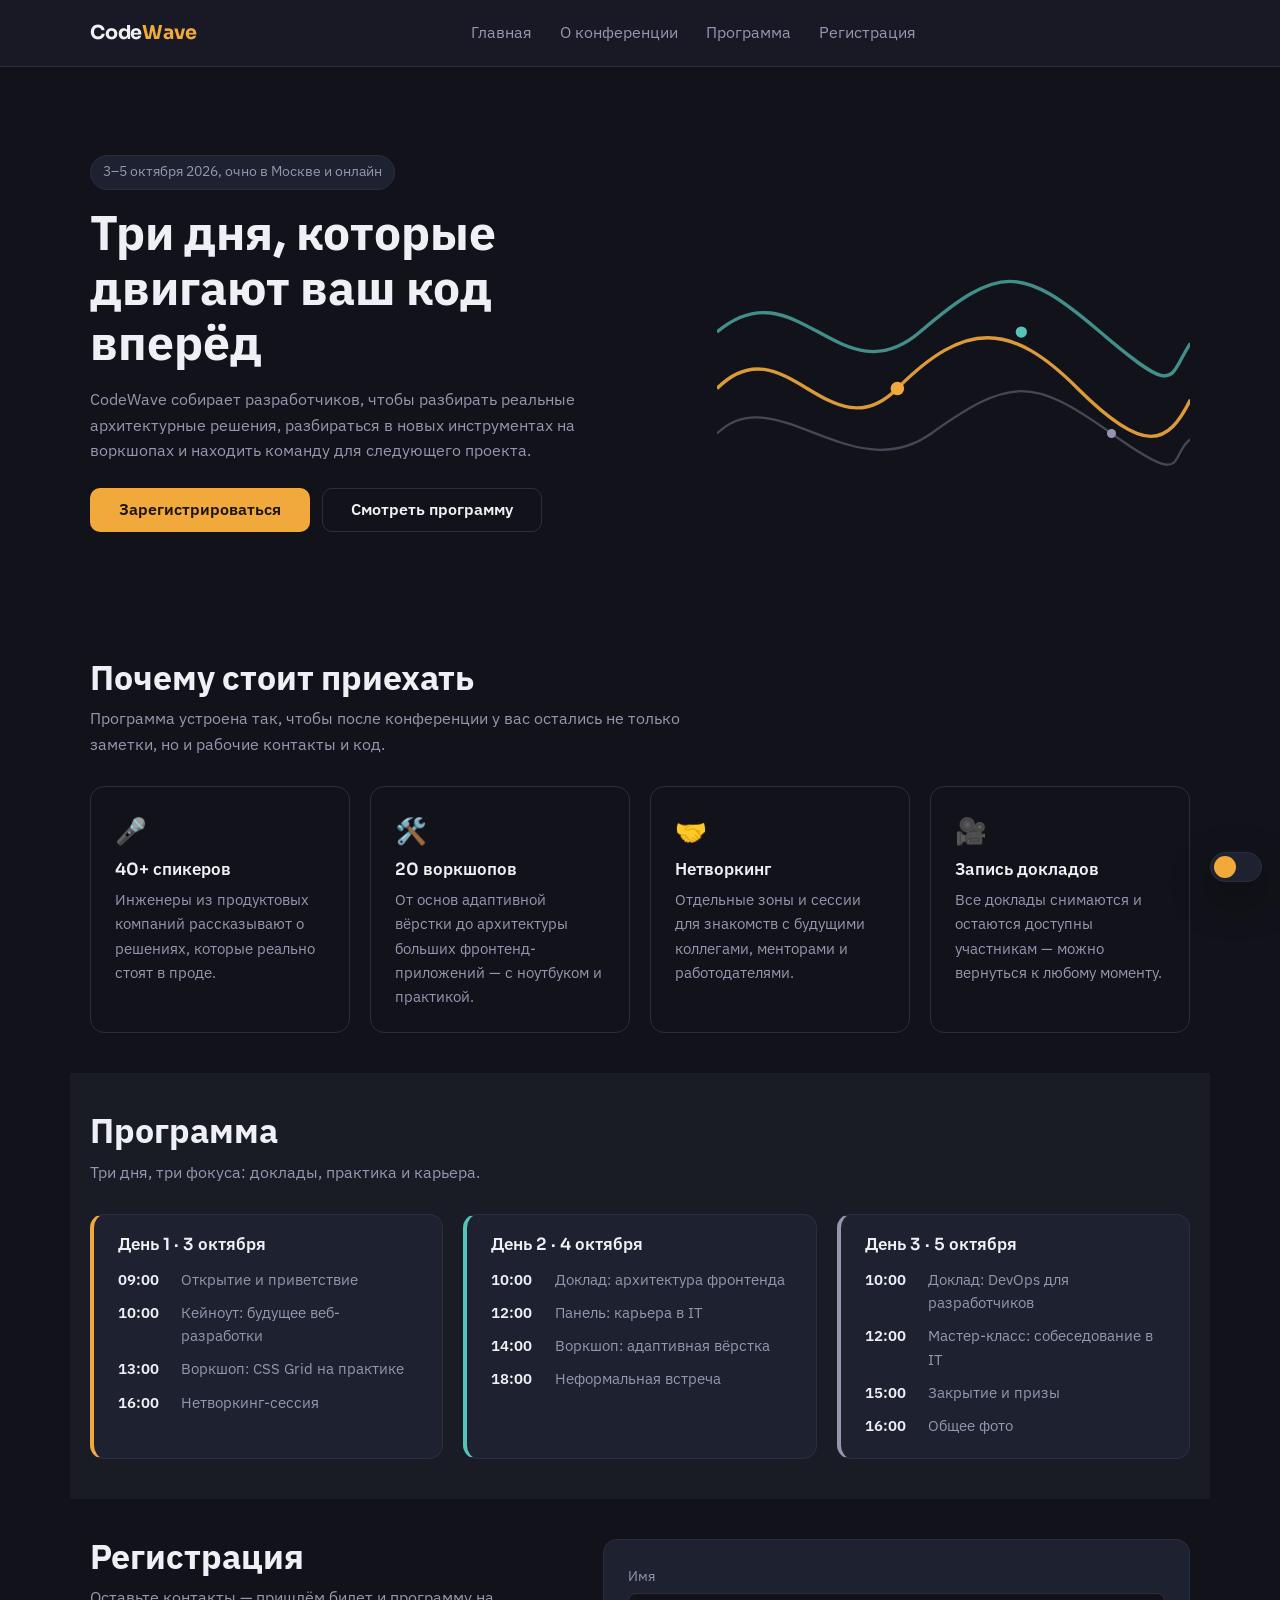
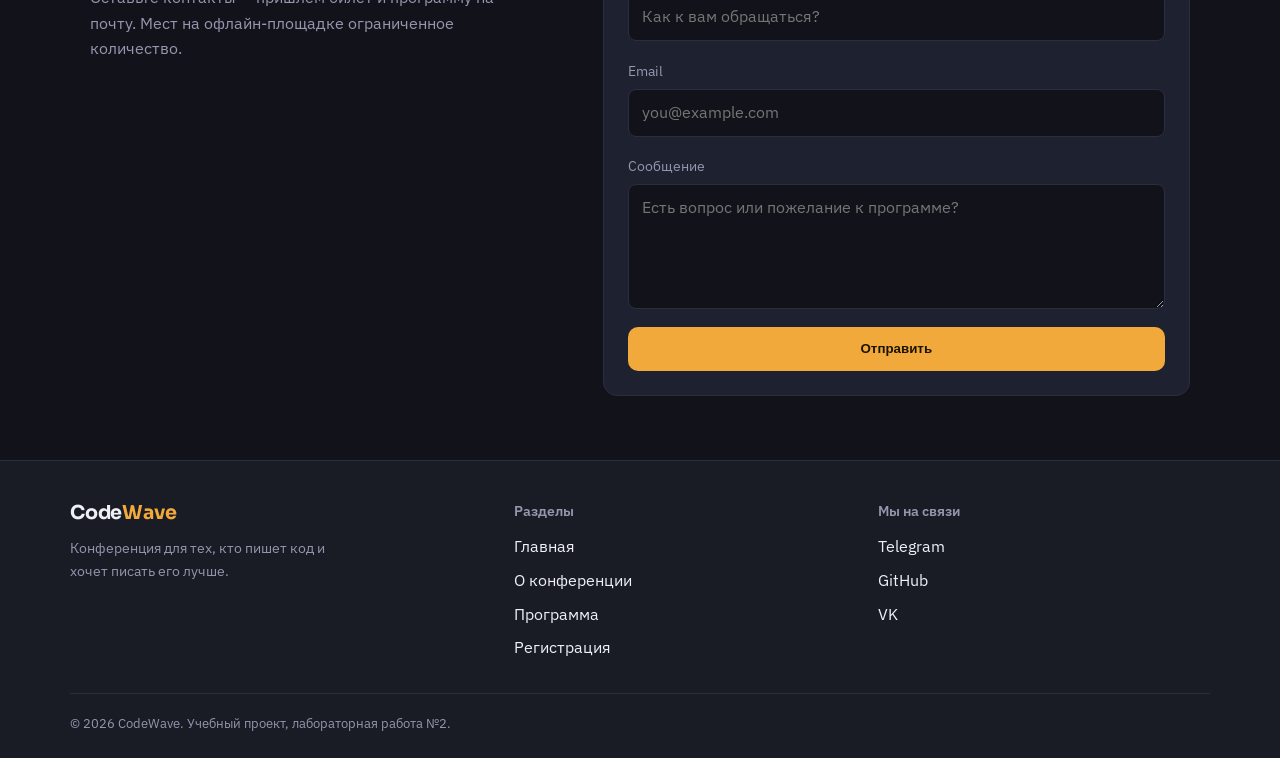
<file: task2/index.html>
<!DOCTYPE html>
<html lang="ru">
<head>
<meta charset="UTF-8">
<meta name="viewport" content="width=device-width, initial-scale=1.0">
<meta name="description" content="CodeWave 2026 — конференция для разработчиков: доклады, воркшопы и нетворкинг.">
<meta name="theme-color" content="#12131a">
<link rel="icon" href="data:image/svg+xml,%3Csvg xmlns='http://www.w3.org/2000/svg' viewBox='0 0 100 100'%3E%3Ctext y='.9em' font-size='90'%3E%E2%9A%A1%3C/text%3E%3C/svg%3E">
<link rel="preconnect" href="https://fonts.googleapis.com">
<link rel="preconnect" href="https://fonts.gstatic.com" crossorigin>
<link href="https://fonts.googleapis.com/css2?family=Sora:wght@600;700&family=IBM+Plex+Sans:wght@400;500;600&display=swap" rel="stylesheet">
<link rel="stylesheet" href="style.css">
<title>CodeWave 2026 — конференция для разработчиков</title>
</head>
<body>

<a href="#main" class="skip-link">Перейти к содержимому</a>

<!-- Скрытый чекбокс переключения темы: управляет CSS-переменными всей страницы -->
<input type="checkbox" id="theme-toggle" class="visually-hidden-checkbox">
<label for="theme-toggle" class="theme-switch" aria-label="Переключить светлую и тёмную тему">
  <span class="switch-track">
    <span class="switch-knob"></span>
  </span>
</label>

<div class="page">

  <header class="site-header">
    <!-- Скрытый чекбокс гамбургер-меню: только внешний вид, клик по label -->
    <input type="checkbox" id="nav-toggle" class="visually-hidden-checkbox">
    <div class="header-inner">
      <a href="#hero" class="logo"><span class="logo-code">Code</span><span class="logo-wave">Wave</span></a>

      <nav class="main-nav" aria-label="Основная навигация">
        <ul>
          <li><a href="#hero">Главная</a></li>
          <li><a href="#features">О конференции</a></li>
          <li><a href="#schedule">Программа</a></li>
          <li><a href="#contact">Регистрация</a></li>
        </ul>
      </nav>

      <div class="header-actions">
        <label for="nav-toggle" class="hamburger" aria-label="Открыть меню">
          <span></span><span></span><span></span>
        </label>
      </div>
    </div>
  </header>

  <main id="main">

    <section class="hero" id="hero">
      <div class="hero-content">
        <p class="hero-date">3–5 октября 2026, очно в Москве и онлайн</p>
        <h1>Три дня, которые двигают ваш код вперёд</h1>
        <p class="hero-text">CodeWave собирает разработчиков, чтобы разбирать реальные архитектурные решения,
          разбираться в новых инструментах на воркшопах и находить команду для следующего проекта.</p>
        <div class="hero-actions">
          <a href="#contact" class="btn btn-primary">Зарегистрироваться</a>
          <a href="#schedule" class="btn btn-secondary">Смотреть программу</a>
        </div>
      </div>

      <div class="hero-visual" aria-hidden="true">
        <svg viewBox="0 0 420 320" xmlns="http://www.w3.org/2000/svg">
          <path class="wave wave-1" d="M0 200 C 60 140, 100 260, 160 200 S 260 140, 320 200 S 400 250, 420 210"
                fill="none" stroke-width="3"/>
          <path class="wave wave-2" d="M0 150 C 70 90, 110 210, 180 150 S 270 90, 340 150 S 400 190, 420 160"
                fill="none" stroke-width="3"/>
          <path class="wave wave-3" d="M0 240 C 50 190, 120 290, 190 240 S 280 190, 350 240 S 400 260, 420 245"
                fill="none" stroke-width="2"/>
          <circle class="node node-1" cx="160" cy="200" r="6"/>
          <circle class="node node-2" cx="270" cy="150" r="5"/>
          <circle class="node node-3" cx="350" cy="240" r="4"/>
        </svg>
      </div>
    </section>

    <section class="features" id="features">
      <h2>Почему стоит приехать</h2>
      <p class="section-lead">Программа устроена так, чтобы после конференции у вас остались не только заметки, но и рабочие контакты и код.</p>

      <div class="features-grid">
        <article class="feature-card">
          <span class="feature-icon" aria-hidden="true">🎤</span>
          <h3>40+ спикеров</h3>
          <p>Инженеры из продуктовых компаний рассказывают о решениях, которые реально стоят в проде.</p>
        </article>

        <article class="feature-card">
          <span class="feature-icon" aria-hidden="true">🛠️</span>
          <h3>20 воркшопов</h3>
          <p>От основ адаптивной вёрстки до архитектуры больших фронтенд-приложений — с ноутбуком и практикой.</p>
        </article>

        <article class="feature-card">
          <span class="feature-icon" aria-hidden="true">🤝</span>
          <h3>Нетворкинг</h3>
          <p>Отдельные зоны и сессии для знакомств с будущими коллегами, менторами и работодателями.</p>
        </article>

        <article class="feature-card">
          <span class="feature-icon" aria-hidden="true">🎥</span>
          <h3>Запись докладов</h3>
          <p>Все доклады снимаются и остаются доступны участникам — можно вернуться к любому моменту.</p>
        </article>
      </div>
    </section>

    <section class="schedule" id="schedule">
      <h2>Программа</h2>
      <p class="section-lead">Три дня, три фокуса: доклады, практика и карьера.</p>

      <div class="schedule-grid">
        <article class="day-card day-1">
          <h3>День 1 · 3 октября</h3>
          <ul>
            <li><time>09:00</time><span>Открытие и приветствие</span></li>
            <li><time>10:00</time><span>Кейноут: будущее веб-разработки</span></li>
            <li><time>13:00</time><span>Воркшоп: CSS Grid на практике</span></li>
            <li><time>16:00</time><span>Нетворкинг-сессия</span></li>
          </ul>
        </article>

        <article class="day-card day-2">
          <h3>День 2 · 4 октября</h3>
          <ul>
            <li><time>10:00</time><span>Доклад: архитектура фронтенда</span></li>
            <li><time>12:00</time><span>Панель: карьера в IT</span></li>
            <li><time>14:00</time><span>Воркшоп: адаптивная вёрстка</span></li>
            <li><time>18:00</time><span>Неформальная встреча</span></li>
          </ul>
        </article>

        <article class="day-card day-3">
          <h3>День 3 · 5 октября</h3>
          <ul>
            <li><time>10:00</time><span>Доклад: DevOps для разработчиков</span></li>
            <li><time>12:00</time><span>Мастер-класс: собеседование в IT</span></li>
            <li><time>15:00</time><span>Закрытие и призы</span></li>
            <li><time>16:00</time><span>Общее фото</span></li>
          </ul>
        </article>
      </div>
    </section>

    <section class="contact" id="contact">
      <div class="contact-inner">
        <div class="contact-intro">
          <h2>Регистрация</h2>
          <p>Оставьте контакты — пришлём билет и программу на почту. Мест на офлайн-площадке ограниченное количество.</p>
        </div>

        <form class="contact-form" action="#contact">
          <div class="form-row">
            <label for="name">Имя</label>
            <input type="text" id="name" name="name" placeholder="Как к вам обращаться?" required>
          </div>
          <div class="form-row">
            <label for="email">Email</label>
            <input type="email" id="email" name="email" placeholder="you@example.com" required>
          </div>
          <div class="form-row">
            <label for="message">Сообщение</label>
            <textarea id="message" name="message" rows="4" placeholder="Есть вопрос или пожелание к программе?"></textarea>
          </div>
          <button type="submit" class="btn btn-primary btn-full">Отправить</button>
        </form>
      </div>
    </section>

  </main>

  <footer class="site-footer">
    <div class="footer-grid">
      <div class="footer-brand">
        <a href="#hero" class="logo"><span class="logo-code">Code</span><span class="logo-wave">Wave</span></a>
        <p>Конференция для тех, кто пишет код и хочет писать его лучше.</p>
      </div>

      <nav class="footer-nav" aria-label="Навигация в подвале">
        <h4>Разделы</h4>
        <ul>
          <li><a href="#hero">Главная</a></li>
          <li><a href="#features">О конференции</a></li>
          <li><a href="#schedule">Программа</a></li>
          <li><a href="#contact">Регистрация</a></li>
        </ul>
      </nav>

      <div class="footer-social">
        <h4>Мы на связи</h4>
        <ul>
          <li><a href="#">Telegram</a></li>
          <li><a href="#">GitHub</a></li>
          <li><a href="#">VK</a></li>
        </ul>
      </div>
    </div>

    <p class="footer-copy">© 2026 CodeWave. Учебный проект, лабораторная работа №2.</p>
  </footer>

</div>
</body>
</html>
</file>
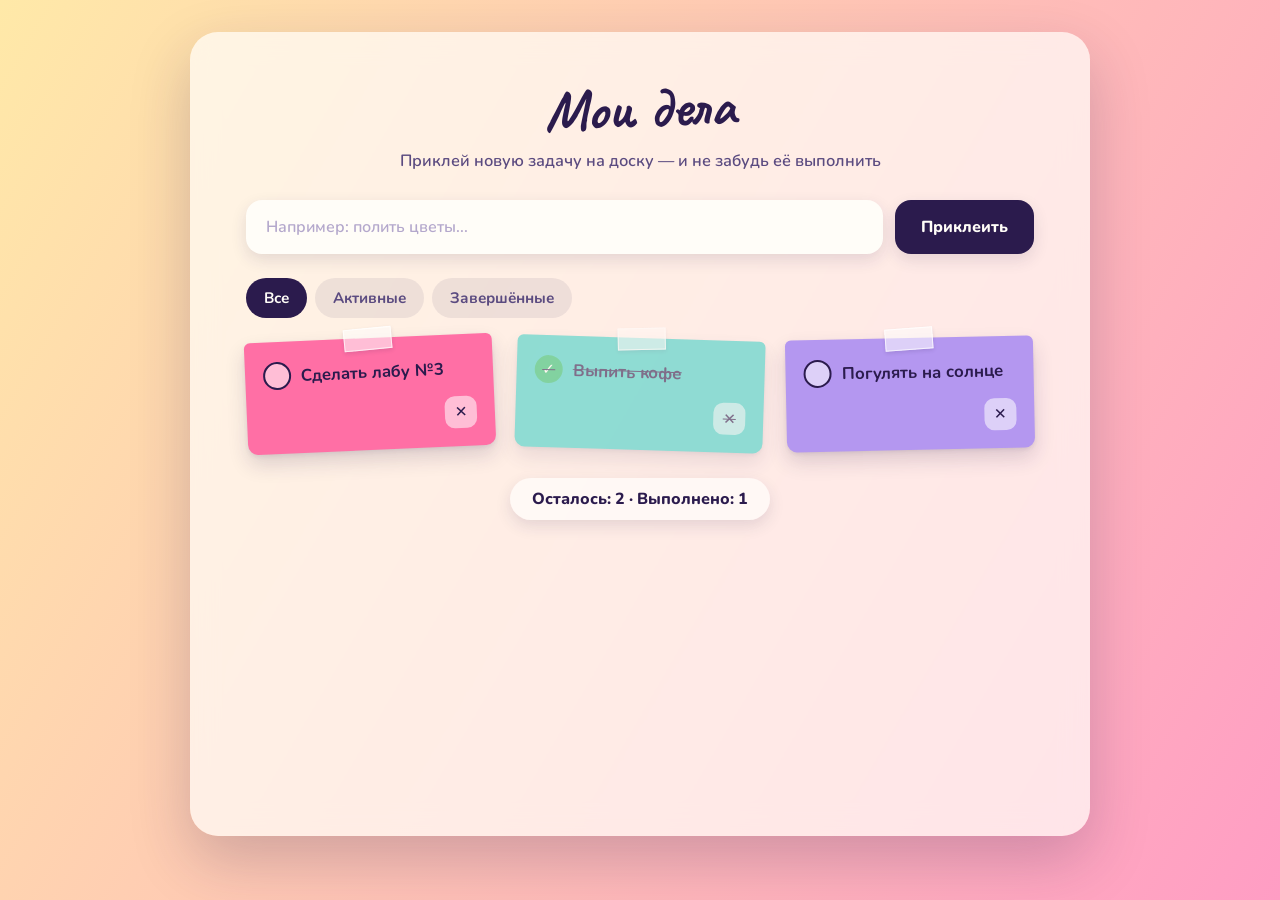
<file: task3/Index.html>
<!DOCTYPE html>
<html lang="ru">
<head>
  <meta charset="UTF-8">
  <meta name="viewport" content="width=device-width, initial-scale=1.0">
  <title>Мои дела — доска задач</title>

  <link rel="preconnect" href="https://fonts.googleapis.com">
  <link rel="preconnect" href="https://fonts.gstatic.com" crossorigin>
  <link href="https://fonts.googleapis.com/css2?family=Caveat:wght@600;700&family=Nunito:wght@500;600;700;800&display=swap" rel="stylesheet">

  <link rel="stylesheet" href="style.css">
</head>
<body>

  <div class="board">

    <header class="board__header">
      <h1 class="board__title">Мои дела</h1>
      <p class="board__subtitle">Приклей новую задачу на доску — и не забудь её выполнить</p>
    </header>

    <form id="task-form" class="task-form" novalidate>
      <input
        type="text"
        id="task-input"
        class="task-form__input"
        placeholder="Например: полить цветы..."
        autocomplete="off"
        maxlength="120"
      >
      <button type="submit" class="task-form__submit">Приклеить</button>
    </form>
    <p id="warning" class="warning" hidden>Сначала напишите, что нужно сделать</p>

    <nav class="filters" id="filters" aria-label="Фильтр задач">
      <button type="button" class="filters__btn is-active" data-filter="all">Все</button>
      <button type="button" class="filters__btn" data-filter="active">Активные</button>
      <button type="button" class="filters__btn" data-filter="completed">Завершённые</button>
    </nav>

    <p id="empty-state" class="empty-state" hidden>На доске пока пусто. Самое время что-то придумать.</p>

    <ul id="task-list" class="task-grid"></ul>

    <footer class="counter" id="counter" aria-live="polite">Осталось: 0 · Выполнено: 0</footer>

  </div>

  <script src="script.js" defer></script>
</body>
</html>
</file>
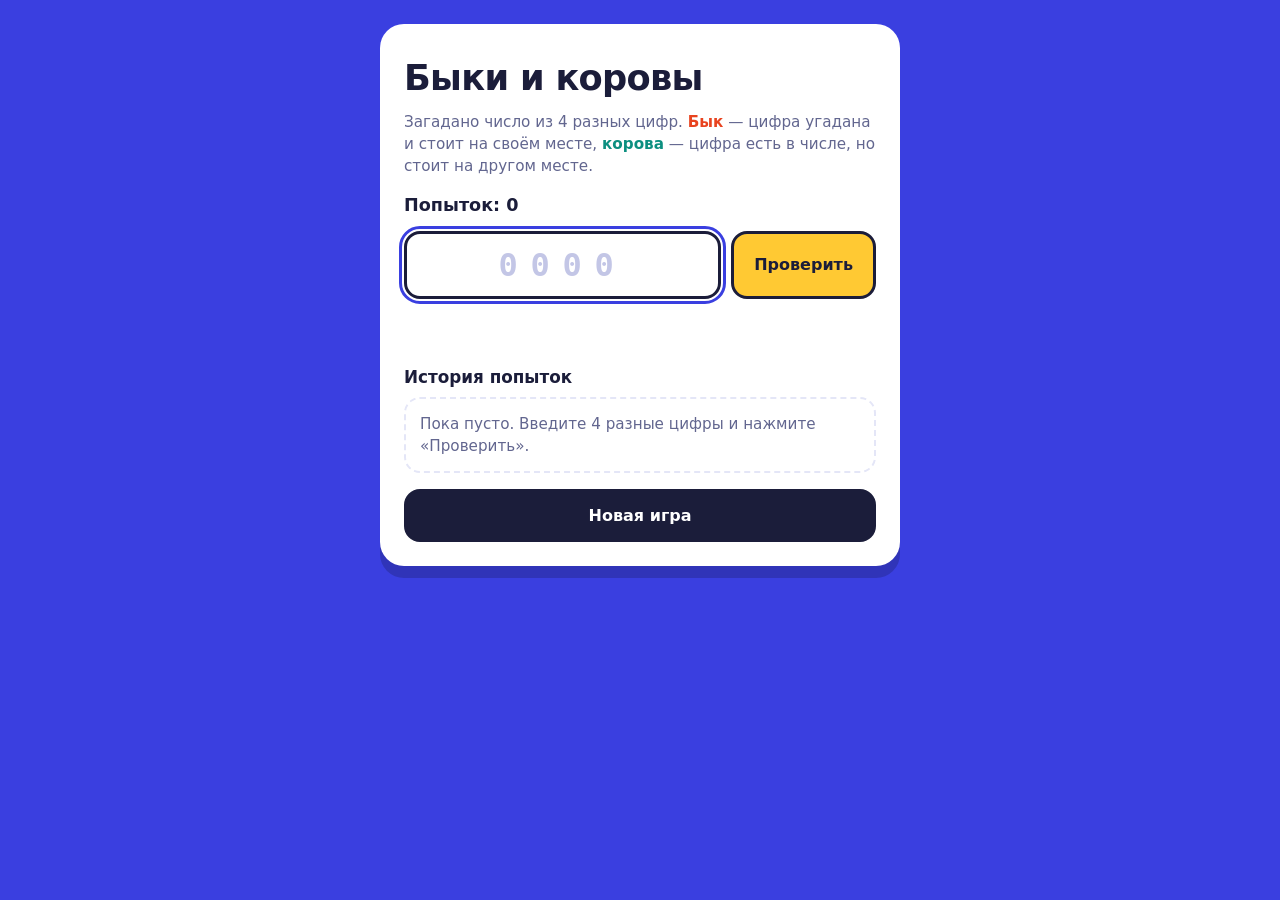
<file: task4/index.html>
<!DOCTYPE html>
<html lang="ru">
<head>
  <meta charset="UTF-8">
  <meta name="viewport" content="width=device-width, initial-scale=1">
  <title>Быки и коровы</title>
  <link rel="stylesheet" href="style.css">
  <!-- Вся логика — в script.js; defer: скрипт выполнится после разбора HTML -->
  <script src="script.js" defer></script>
</head>
<body>
  <main class="game">
    <h1>Быки и коровы</h1>

    <p class="rules">
      Загадано число из 4 разных цифр. <b class="bulls">Бык</b> — цифра угадана и стоит
      на своём месте, <b class="cows">корова</b> — цифра есть в числе, но стоит на другом месте.
    </p>

    <!-- Счётчик попыток -->
    <p class="counter">Попыток: <span id="attempts">0</span></p>

    <!-- Поле ввода + кнопка «Проверить».
         type="text" (а не number), чтобы можно было ввести и проверить любые символы,
         а ведущий ноль (например, 0123) не пропадал. inputmode="numeric" открывает
         цифровую клавиатуру на телефоне. -->
    <div class="guess-row">
      <input
        id="guess-input"
        type="text"
        inputmode="numeric"
        autocomplete="off"
        placeholder="0000"
        aria-label="Ваша попытка: 4 разные цифры"
      >
      <button id="check-btn" type="button">Проверить</button>
    </div>

    <!-- Сообщения: ошибки валидации и победа -->
    <p id="message" class="message" role="status" aria-live="polite"></p>

    <!-- История попыток (список наполняется из JS на основе массива) -->
    <section class="history-block">
      <h2>История попыток</h2>
      <p id="history-empty" class="history-empty">Пока пусто. Введите 4 разные цифры и нажмите «Проверить».</p>
      <ol id="history" class="history"></ol>
    </section>

    <button id="new-game-btn" class="secondary" type="button">Новая игра</button>
  </main>
</body>
</html>
</file>
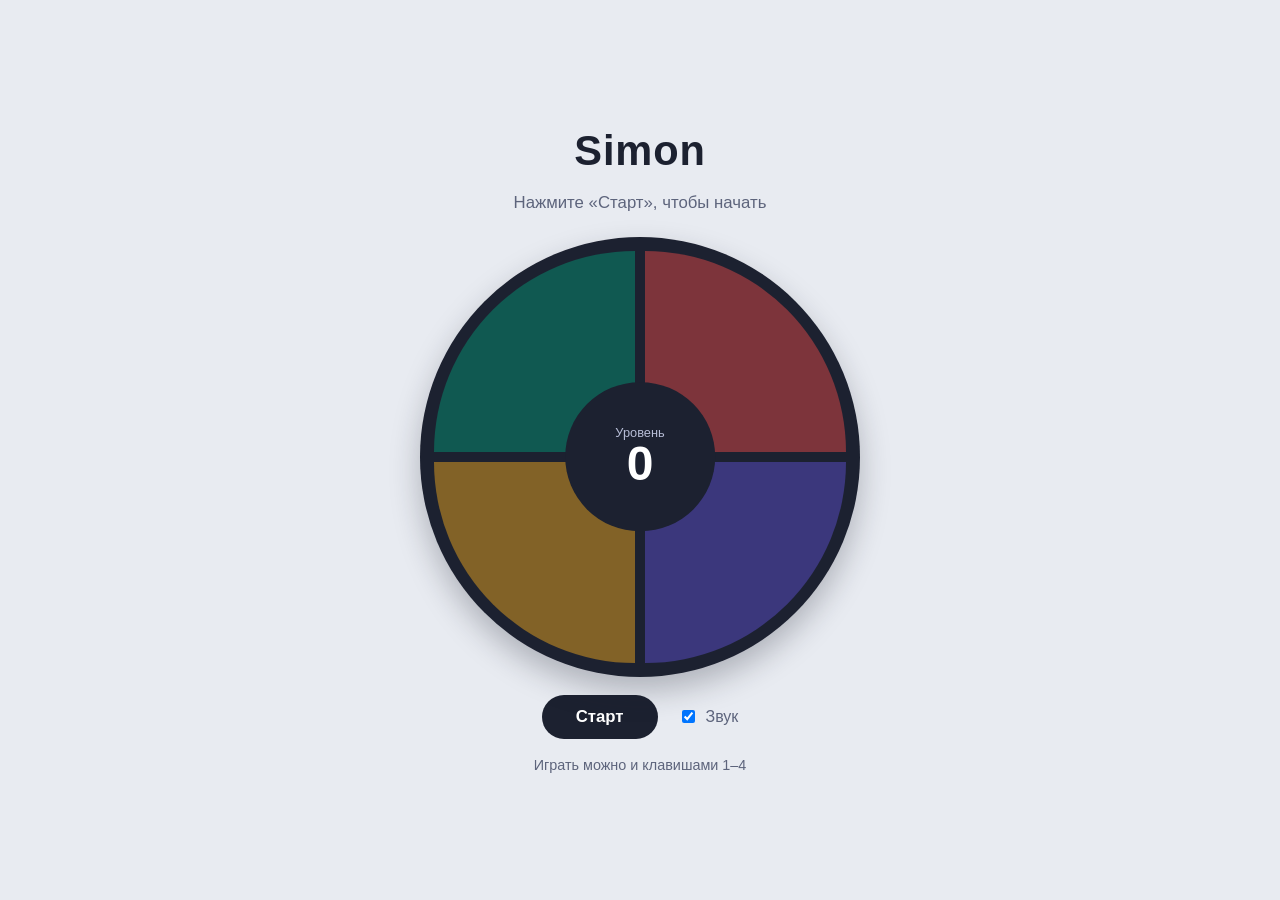
<file: task5/index.html>
<!DOCTYPE html>
<html lang="ru">
<head>
  <meta charset="UTF-8">
  <meta name="viewport" content="width=device-width, initial-scale=1.0">
  <title>Simon — Лабораторная работа №5</title>
  <link rel="stylesheet" href="style.css">
</head>
<body>
  <main class="game">
    <h1 class="title">Simon</h1>

    <!-- Подсказка/статус игры: что сейчас происходит и что делать игроку -->
    <p id="status" class="status" role="status" aria-live="polite">
      Нажмите «Старт», чтобы начать
    </p>

    <!-- Игровое поле: 4 сектора, собранные в круг (сетка 2×2 на CSS Grid) -->
    <div class="board" id="board">
      <button type="button" class="pad pad--0" data-index="0" aria-label="Бирюзовый сектор, клавиша 1" disabled></button>
      <button type="button" class="pad pad--1" data-index="1" aria-label="Коралловый сектор, клавиша 2" disabled></button>
      <button type="button" class="pad pad--2" data-index="2" aria-label="Янтарный сектор, клавиша 3" disabled></button>
      <button type="button" class="pad pad--3" data-index="3" aria-label="Фиолетовый сектор, клавиша 4" disabled></button>

      <!-- Центр круга: текущий уровень (длина последовательности) -->
      <div class="hub">
        <span class="hub__label">Уровень</span>
        <span class="hub__value" id="level">0</span>
      </div>
    </div>

    <div class="controls">
      <button type="button" id="start-btn" class="btn">Старт</button>
      <label class="sound">
        <input type="checkbox" id="sound-toggle" checked>
        Звук
      </label>
    </div>

    <p class="hint">Играть можно и клавишами 1–4</p>
  </main>

  <script src="script.js"></script>
</body>
</html>
</file>
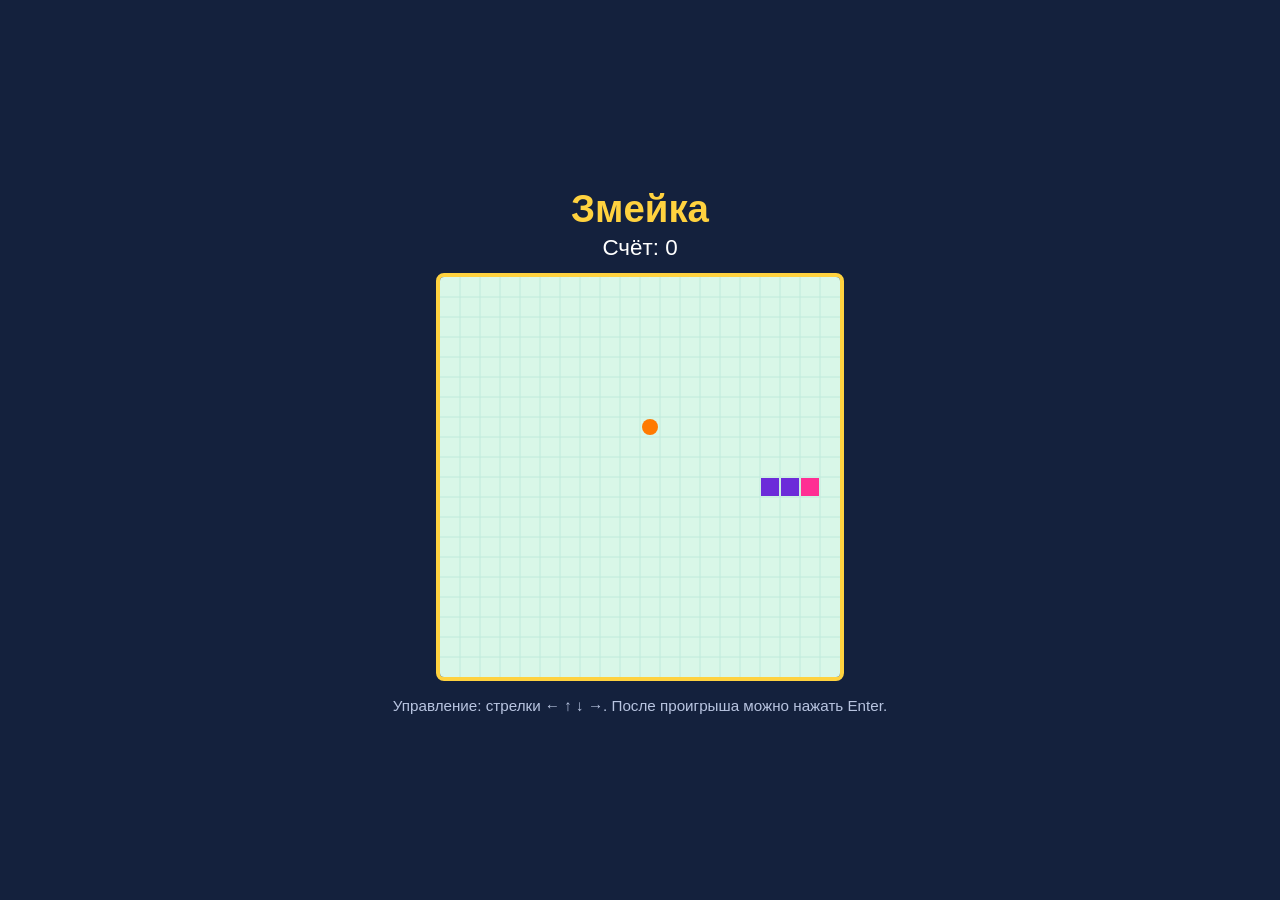
<file: task6/index.html>
<!DOCTYPE html>
<html lang="ru">
<head>
  <meta charset="UTF-8">
  <meta name="viewport" content="width=device-width, initial-scale=1.0">
  <title>Лабораторная работа №6 — Змейка</title>
  <link rel="stylesheet" href="style.css">
</head>
<body>
  <main class="game">
    <h1 class="game__title">Змейка</h1>

    <!-- Счёт выводится HTML-элементом рядом с полем -->
    <p class="game__score">Счёт: <span id="score">0</span></p>

    <!-- Обёртка нужна, чтобы кнопку можно было расположить поверх canvas -->
    <div class="field">
      <canvas id="game-canvas" width="400" height="400"></canvas>
      <!-- Кнопка скрыта (hidden) и показывается только после окончания игры -->
      <button id="restart-btn" class="field__restart" type="button" hidden>Начать заново</button>
    </div>

    <p class="game__hint">Управление: стрелки ← ↑ ↓ →. После проигрыша можно нажать Enter.</p>
  </main>

  <script src="script.js"></script>
</body>
</html>
</file>
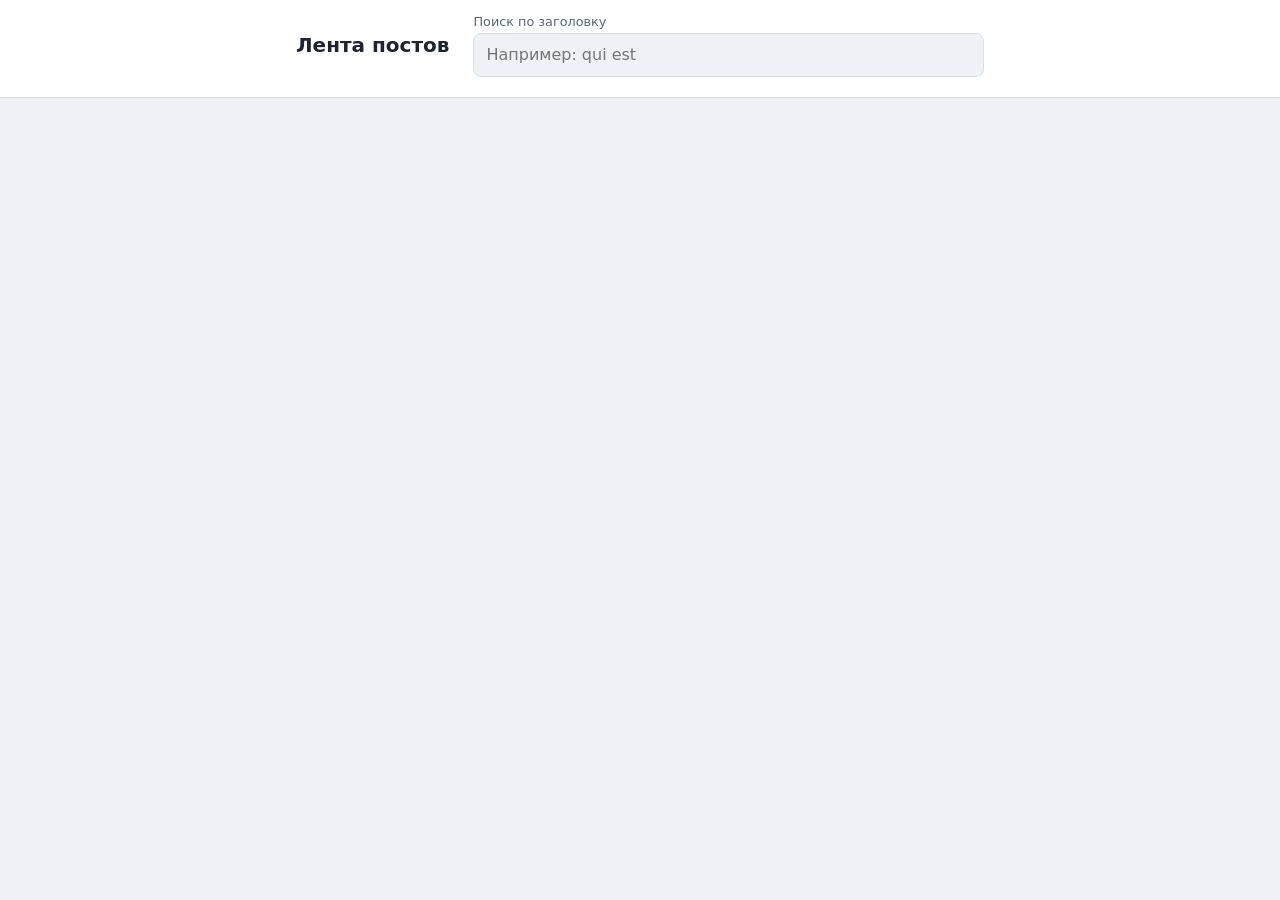
<file: task7/index.html>
<!DOCTYPE html>
<html lang="ru">
<head>
  <meta charset="utf-8">
  <meta name="viewport" content="width=device-width, initial-scale=1">
  <title>Лента постов — лабораторная №7</title>
  <link rel="stylesheet" href="style.css">
  <!-- Вся логика — в одном файле script.js, подключаем с defer (скрипт выполнится после разбора DOM) -->
  <script src="script.js" defer></script>
</head>
<body>

  <!-- Шапка с поиском. Закрепляется сверху при прокрутке -->
  <header class="topbar">
    <div class="topbar__inner">
      <h1 class="topbar__title">Лента постов</h1>

      <label class="search" for="search">
        <span class="search__label">Поиск по заголовку</span>
        <input
          class="search__input"
          id="search"
          type="search"
          placeholder="Например: qui est"
          autocomplete="off"
        >
      </label>

      <!-- Счётчик «показано / загружено» — заполняется из JS -->
      <p class="topbar__counter" id="counter" aria-live="polite"></p>
    </div>
  </header>

  <main class="feed">
    <!-- Сюда JS добавляет карточки постов (разметка карточек в HTML не прописана) -->
    <section class="feed__list" id="posts" aria-label="Список постов"></section>

    <!-- Блок статусов: индикатор загрузки, ошибка, конец ленты, пустой результат.
         Показ/скрытие управляется из JS через атрибут hidden -->
    <div class="status" id="status">
      <p class="status__item status__loader" id="loader" hidden>
        <span class="spinner" aria-hidden="true"></span>
        Загрузка…
      </p>

      <div class="status__item status__error" id="error" role="alert" hidden>
        <p class="status__error-text" id="error-text"></p>
        <button class="status__retry" id="retry" type="button">Повторить</button>
      </div>

      <p class="status__item status__end" id="end" hidden>Больше постов нет</p>

      <p class="status__item status__empty" id="empty" hidden>Совпадений не найдено</p>
    </div>
  </main>

</body>
</html>
</file>
<file: task2/style.css>
/* =========================================================
   CodeWave 2026 — адаптивный лендинг
   Подход: Mobile First
   Базовые стили (без медиазапроса)  -> мобильный экран (<767px)
   @media (min-width: 768px)         -> планшет (768–1199px)
   @media (min-width: 1200px)        -> десктоп (от 1200px)
   ========================================================= */

/* ---------- 1. Сброс и переменные ---------- */

*, *::before, *::after {
  box-sizing: border-box;
  margin: 0;
  padding: 0;
}

:root {
  /* тёмная тема — используется по умолчанию */
  --bg: #12131a;
  --bg-alt: #191b25;
  --surface: #1e2130;
  --border: #2b2e3f;
  --text: #eef0f6;
  --text-muted: #9497ad;
  --accent: #f2a93b;      /* сигнальный янтарный — основной акцент */
  --accent-ink: #1c1400;  /* текст поверх янтарного */
  --accent-2: #57c2b8;    /* тёплый бирюзовый — второй акцент */
  --shadow: 0 16px 40px rgba(0, 0, 0, 0.35);
  --radius: 14px;
  --transition: 0.25s ease;
  --max-width: 1140px;
}

/* светлая тема: включается чекбоксом #theme-toggle через общий соседний селектор */
#theme-toggle:checked ~ .page {
  --bg: #f1f2f7;
  --bg-alt: #ffffff;
  --surface: #ffffff;
  --border: #dfe1ea;
  --text: #16171f;
  --text-muted: #5b5e72;
  --accent: #c9821f;
  --accent-ink: #ffffff;
  --accent-2: #2f8e84;
  --shadow: 0 16px 40px rgba(22, 23, 31, 0.08);
}

html {
  scroll-behavior: smooth;
}

body {
  background: var(--bg);
  color: var(--text);
  font-family: 'IBM Plex Sans', system-ui, -apple-system, sans-serif;
  font-size: 16px;
  line-height: 1.6;
  -webkit-font-smoothing: antialiased;
  overflow-x: hidden;
}

h1, h2, h3, .logo {
  font-family: 'Sora', 'IBM Plex Sans', sans-serif;
  line-height: 1.15;
  font-weight: 700;
}

h2 { font-size: clamp(1.5rem, 4vw, 2.1rem); margin-bottom: 0.5rem; }
h3 { font-size: 1.05rem; font-weight: 600; }

a { color: inherit; text-decoration: none; }

ul { list-style: none; }

img, svg { max-width: 100%; display: block; }

.skip-link {
  position: absolute;
  left: -999px;
  top: 0;
  background: var(--accent);
  color: var(--accent-ink);
  padding: 0.75rem 1rem;
  z-index: 200;
  border-radius: 0 0 8px 0;
}
.skip-link:focus {
  left: 0;
}

:focus-visible {
  outline: 3px solid var(--accent-2);
  outline-offset: 2px;
}

.visually-hidden-checkbox {
  position: absolute;
  width: 1px;
  height: 1px;
  overflow: hidden;
  clip: rect(0 0 0 0);
  white-space: nowrap;
  border: 0;
}

/* ---------- 2. Структурная сетка страницы (CSS GRID) ----------
   .page — верхнеуровневый Grid: шапка / основной контент / подвал.
   Именно так задаётся расположение крупных блоков страницы. */

.page {
  display: grid;
  grid-template-rows: auto 1fr auto;
  min-height: 100vh;
  background: var(--bg);
  color: var(--text);
  transition: background var(--transition), color var(--transition);
}

/* ---------- 3. Шапка (Flexbox — навигация и компоненты шапки) ---------- */

.site-header {
  position: sticky;
  top: 0;
  z-index: 100;
  background: color-mix(in srgb, var(--bg-alt) 92%, transparent);
  backdrop-filter: blur(10px);
  border-bottom: 1px solid var(--border);
}

.header-inner {
  max-width: var(--max-width);
  margin-inline: auto;
  padding: 0.9rem 1.25rem;
  display: flex;
  flex-wrap: wrap;
  align-items: center;
  justify-content: space-between;
  gap: 0.75rem;
}

.logo {
  font-size: 1.2rem;
  letter-spacing: -0.01em;
}
.logo-code { color: var(--text); }
.logo-wave { color: var(--accent); }

.header-actions {
  display: flex;
  align-items: center;
  gap: 0.5rem;
  order: 2;
}

/* Мобильное выпадающее меню: изначально свёрнуто */
.main-nav {
  order: 3;
  flex-basis: 100%;
  max-height: 0;
  opacity: 0;
  overflow: hidden;
  transition: max-height var(--transition), opacity var(--transition);
}

.main-nav ul {
  display: flex;
  flex-direction: column;
  gap: 0.25rem;
  padding-top: 0.5rem;
}

.main-nav a {
  display: block;
  padding: 0.65rem 0.25rem;
  min-height: 44px;
  display: flex;
  align-items: center;
  color: var(--text-muted);
  border-top: 1px solid var(--border);
  transition: color var(--transition);
}
.main-nav a:hover,
.main-nav a:focus-visible {
  color: var(--accent);
}

/* Разворачиваем меню, когда чекбокс #nav-toggle отмечен */
#nav-toggle:checked ~ .header-inner .main-nav {
  max-height: 320px;
  opacity: 1;
}

/* Гамбургер — только внешний вид, клик обрабатывает сам <label for="nav-toggle"> */
.hamburger {
  width: 44px;
  height: 44px;
  display: flex;
  flex-direction: column;
  align-items: center;
  justify-content: center;
  gap: 5px;
  cursor: pointer;
  border-radius: 10px;
}
.hamburger:hover { background: var(--surface); }
.hamburger span {
  width: 22px;
  height: 2px;
  background: var(--text);
  border-radius: 2px;
  transition: transform var(--transition), opacity var(--transition);
}
#nav-toggle:checked ~ .header-inner .hamburger span:nth-child(1) {
  transform: translateY(7px) rotate(45deg);
}
#nav-toggle:checked ~ .header-inner .hamburger span:nth-child(2) {
  opacity: 0;
}
#nav-toggle:checked ~ .header-inner .hamburger span:nth-child(3) {
  transform: translateY(-7px) rotate(-45deg);
}

/* Плавающий переключатель темы — CSS-only, без единой строки JS */
.theme-switch {
  position: fixed;
  right: 1.1rem;
  bottom: 1.1rem;
  z-index: 150;
  cursor: pointer;
}
.switch-track {
  width: 52px;
  height: 30px;
  border-radius: 999px;
  background: var(--surface);
  border: 1px solid var(--border);
  display: flex;
  align-items: center;
  padding: 3px;
  box-shadow: var(--shadow);
  transition: background var(--transition);
}
.switch-knob {
  width: 22px;
  height: 22px;
  border-radius: 50%;
  background: var(--accent);
  transition: transform var(--transition);
}
#theme-toggle:checked + .theme-switch .switch-knob {
  transform: translateX(20px);
}

/* ---------- 4. Герой-секция (CSS GRID — крупный блок из двух зон) ---------- */

.hero {
  max-width: var(--max-width);
  margin-inline: auto;
  padding: 2.5rem 1.25rem 3rem;
  display: grid;
  grid-template-columns: 1fr;
  gap: 2rem;
  align-items: center;
}

.hero-date {
  display: inline-flex;
  align-items: center;
  gap: 0.4rem;
  font-size: 0.85rem;
  color: var(--text-muted);
  background: var(--surface);
  border: 1px solid var(--border);
  padding: 0.35rem 0.75rem;
  border-radius: 999px;
  margin-bottom: 1rem;
}

.hero h1 {
  font-size: clamp(2rem, 6vw, 3rem);
  margin-bottom: 1rem;
}

.hero-text {
  color: var(--text-muted);
  max-width: 56ch;
  margin-bottom: 1.5rem;
}

/* Кнопки с текстом (компонент) — Flexbox */
.hero-actions {
  display: flex;
  flex-wrap: wrap;
  gap: 0.75rem;
}

.btn {
  display: inline-flex;
  align-items: center;
  justify-content: center;
  min-height: 44px;
  padding: 0 1.4rem;
  border-radius: 10px;
  font-weight: 600;
  border: 1px solid transparent;
  transition: transform var(--transition), background var(--transition), border-color var(--transition);
}
.btn-primary {
  background: var(--accent);
  color: var(--accent-ink);
}
.btn-primary:hover, .btn-primary:focus-visible {
  transform: translateY(-2px);
  background: color-mix(in srgb, var(--accent) 88%, white 12%);
}
.btn-secondary {
  background: transparent;
  border-color: var(--border);
  color: var(--text);
}
.btn-secondary:hover, .btn-secondary:focus-visible {
  border-color: var(--accent-2);
  color: var(--accent-2);
}
.btn-full { width: 100%; }

.hero-visual svg { width: 100%; height: auto; }
.wave-1 { stroke: var(--accent); opacity: 0.9; }
.wave-2 { stroke: var(--accent-2); opacity: 0.7; }
.wave-3 { stroke: var(--text-muted); opacity: 0.4; }
.node { fill: var(--accent); }
.node-2 { fill: var(--accent-2); }
.node-3 { fill: var(--text-muted); }

.wave { animation: drift 7s ease-in-out infinite; }
.wave-2 { animation-delay: -2s; }
.wave-3 { animation-delay: -4s; }
.node { animation: bob 3.5s ease-in-out infinite; transform-origin: center; }

@keyframes drift {
  0%, 100% { transform: translateY(0); }
  50% { transform: translateY(-6px); }
}
@keyframes bob {
  0%, 100% { transform: translateY(0) scale(1); }
  50% { transform: translateY(-4px) scale(1.15); }
}

/* ---------- 5. Секции: заголовок + карточки (CSS GRID для сетки карточек) ---------- */

.features, .schedule {
  max-width: var(--max-width);
  margin-inline: auto;
  padding: 2.5rem 1.25rem;
}

.section-lead {
  color: var(--text-muted);
  max-width: 60ch;
  margin-bottom: 1.75rem;
}

.features-grid {
  display: grid;
  grid-template-columns: 1fr;
  gap: 1.25rem;
}

/* Внутреннее содержимое карточки — Flexbox (иконка, заголовок, текст) */
.feature-card {
  display: flex;
  flex-direction: column;
  gap: 0.5rem;
  padding: 1.5rem;
  background: var(--bg);
  border: 1px solid var(--border);
  border-radius: var(--radius);
  transition: transform var(--transition), box-shadow var(--transition), border-color var(--transition);
}
.feature-card:hover {
  transform: translateY(-4px) scale(1.02);
  box-shadow: var(--shadow);
  border-color: var(--accent-2);
}
.feature-icon { font-size: 1.6rem; }
.feature-card p { color: var(--text-muted); font-size: 0.95rem; }

.schedule { background: var(--bg-alt); }

.schedule-grid {
  display: grid;
  grid-template-columns: 1fr;
  gap: 1.25rem;
}

.day-card {
  background: var(--surface);
  border: 1px solid var(--border);
  border-left: 4px solid var(--accent);
  border-radius: var(--radius);
  padding: 1.25rem 1.5rem;
}
.day-card.day-2 { border-left-color: var(--accent-2); }
.day-card.day-3 { border-left-color: var(--text-muted); }

.day-card h3 { margin-bottom: 0.85rem; }

.day-card ul { display: flex; flex-direction: column; gap: 0.6rem; }
.day-card li {
  display: flex;
  gap: 0.75rem;
  font-size: 0.92rem;
  color: var(--text-muted);
}
.day-card time {
  flex: 0 0 3.2rem;
  color: var(--text);
  font-weight: 600;
}

/* ---------- 6. Форма обратной связи ---------- */

.contact {
  max-width: var(--max-width);
  margin-inline: auto;
  padding: 2.5rem 1.25rem 4rem;
}

.contact-inner {
  display: grid;
  grid-template-columns: 1fr;
  gap: 2rem;
}

.contact-intro p { color: var(--text-muted); margin-top: 0.5rem; max-width: 42ch; }

.contact-form {
  display: flex;
  flex-direction: column;
  gap: 1.1rem;
  background: var(--surface);
  border: 1px solid var(--border);
  border-radius: var(--radius);
  padding: 1.5rem;
}

.form-row {
  display: flex;
  flex-direction: column;
  gap: 0.4rem;
}

.form-row label {
  font-size: 0.9rem;
  color: var(--text-muted);
}

.form-row input,
.form-row textarea {
  min-height: 44px;
  padding: 0.65rem 0.85rem;
  background: var(--bg);
  border: 1px solid var(--border);
  border-radius: 8px;
  color: var(--text);
  font: inherit;
  transition: border-color var(--transition), box-shadow var(--transition);
}
.form-row textarea { min-height: 96px; resize: vertical; }

.form-row input:hover,
.form-row textarea:hover {
  border-color: var(--accent-2);
}
.form-row input:focus,
.form-row textarea:focus {
  outline: none;
  border-color: var(--accent);
  box-shadow: 0 0 0 3px color-mix(in srgb, var(--accent) 30%, transparent);
}

/* ---------- 7. Подвал (Flexbox) ---------- */

.site-footer {
  border-top: 1px solid var(--border);
  background: var(--bg-alt);
  padding: 2.5rem 1.25rem 1.5rem;
}

.footer-grid {
  max-width: var(--max-width);
  margin-inline: auto;
  display: flex;
  flex-wrap: wrap;
  gap: 2rem;
  margin-bottom: 2rem;
}

.footer-brand { flex: 1 1 220px; }
.footer-brand p { color: var(--text-muted); margin-top: 0.6rem; font-size: 0.9rem; max-width: 32ch; }

.footer-nav, .footer-social { flex: 1 1 140px; }
.footer-nav h4, .footer-social h4 { font-size: 0.85rem; color: var(--text-muted); margin-bottom: 0.75rem; font-weight: 600; }
.footer-nav ul, .footer-social ul { display: flex; flex-direction: column; gap: 0.5rem; }
.footer-nav a:hover, .footer-social a:hover { color: var(--accent); }

.footer-copy {
  max-width: var(--max-width);
  margin-inline: auto;
  font-size: 0.8rem;
  color: var(--text-muted);
  border-top: 1px solid var(--border);
  padding-top: 1.25rem;
}

/* ---------- 8. Mobile First: расширение под планшет ---------- */

@media (min-width: 768px) {

  .header-inner { flex-wrap: nowrap; }

  .main-nav {
    order: 2;
    flex-basis: auto;
    max-height: none;
    opacity: 1;
    overflow: visible;
  }
  .main-nav ul {
    flex-direction: row;
    gap: 1.75rem;
    padding-top: 0;
  }
  .main-nav a {
    border-top: none;
    min-height: auto;
    padding: 0.35rem 0;
  }

  .header-actions .hamburger { display: none; }

  .hero {
    grid-template-columns: 1.1fr 0.9fr;
    padding-block: 4rem;
  }

  .features-grid { grid-template-columns: repeat(2, 1fr); }
  .schedule-grid { grid-template-columns: repeat(2, 1fr); }

  .contact-inner { grid-template-columns: 0.9fr 1.1fr; align-items: start; }

  .btn { padding: 0 1.75rem; }
}

/* ---------- 9. Mobile First: расширение под десктоп ---------- */

@media (min-width: 1200px) {

  .hero { padding-block: 5.5rem; gap: 3rem; }

  .features-grid { grid-template-columns: repeat(4, 1fr); }
  .schedule-grid { grid-template-columns: repeat(3, 1fr); }

  .day-card:hover {
    transform: translateY(-4px);
    box-shadow: var(--shadow);
    transition: transform var(--transition), box-shadow var(--transition);
  }
}

/* ---------- 10. Уважение к настройкам пользователя ---------- */

@media (prefers-reduced-motion: reduce) {
  html { scroll-behavior: auto; }
  *, *::before, *::after {
    animation-duration: 0.001ms !important;
    animation-iteration-count: 1 !important;
    transition-duration: 0.001ms !important;
  }
}
</file>
<file: task3/style.css>
:root {
  --ink: #2B1B4D;
  --ink-soft: #5B4B80;
  --paper: #FFFDF8;

  --note-1: #FFD23F;   /* жёлтый  */
  --note-2: #FF6FA5;   /* розовый */
  --note-3: #45D0C6;   /* бирюза  */
  --note-4: #B497F0;   /* сиреневый */
  --note-5: #FF9F45;   /* оранжевый */

  --accent: #2B1B4D;
  --accent-soft: rgba(43, 27, 77, 0.08);
  --success: #2FBF71;
  --danger: #E5484D;

  --shadow-note: 0 10px 20px rgba(43, 27, 77, 0.16), 0 2px 4px rgba(43, 27, 77, 0.08);
  --shadow-soft: 0 6px 16px rgba(43, 27, 77, 0.12);

  --font-display: 'Caveat', cursive;
  --font-body: 'Nunito', system-ui, sans-serif;
}

* {
  box-sizing: border-box;
}

html, body {
  margin: 0;
  padding: 0;
}

body {
  min-height: 100vh;
  font-family: var(--font-body);
  color: var(--ink);
  background: linear-gradient(120deg, #FFE9A8, #FF9DC4, #7FD9FF, #FFE9A8);
  background-size: 300% 300%;
  animation: driftBackground 22s ease-in-out infinite;
  padding: 32px 16px 64px;
  display: flex;
  justify-content: center;
}

@keyframes driftBackground {
  0%   { background-position: 0% 50%; }
  50%  { background-position: 100% 50%; }
  100% { background-position: 0% 50%; }
}

/* =========================================================
   Доска (общий контейнер)
   ========================================================= */
.board {
  width: 100%;
  max-width: 900px;
  background: rgba(255, 253, 248, 0.72);
  backdrop-filter: blur(14px);
  border-radius: 28px;
  padding: 40px clamp(20px, 5vw, 56px) 48px;
  box-shadow: 0 24px 60px rgba(43, 27, 77, 0.22);
}

.board__header {
  text-align: center;
  margin-bottom: 28px;
}

.board__title {
  font-family: var(--font-display);
  font-weight: 700;
  font-size: clamp(2.6rem, 6vw, 3.6rem);
  margin: 0;
  color: var(--ink);
  transform: rotate(-2deg);
}

.board__subtitle {
  margin: 6px 0 0;
  font-size: 1.02rem;
  color: var(--ink-soft);
  font-weight: 600;
}

/* Форма добавления задачи= */
.task-form {
  display: flex;
  gap: 12px;
  flex-wrap: wrap;
}

.task-form__input {
  flex: 1 1 220px;
  min-width: 0;
  padding: 14px 18px;
  border-radius: 16px;
  border: 2px solid transparent;
  background: var(--paper);
  font-family: var(--font-body);
  font-size: 1rem;
  font-weight: 600;
  color: var(--ink);
  box-shadow: var(--shadow-soft);
  transition: border-color 0.15s ease, transform 0.15s ease;
}

.task-form__input::placeholder {
  color: #B4A8CC;
  font-weight: 600;
}

.task-form__input:focus-visible {
  outline: none;
  border-color: var(--note-4);
}

.task-form__input.is-shaking {
  animation: shake 0.35s ease;
  border-color: var(--danger);
}

@keyframes shake {
  0%, 100% { transform: translateX(0); }
  25% { transform: translateX(-6px); }
  75% { transform: translateX(6px); }
}

.task-form__submit {
  flex: 0 0 auto;
  padding: 14px 26px;
  border: none;
  border-radius: 16px;
  background: var(--ink);
  color: var(--paper);
  font-family: var(--font-body);
  font-weight: 800;
  font-size: 1rem;
  cursor: pointer;
  box-shadow: var(--shadow-soft);
  min-height: 48px;
  transition: transform 0.15s ease, background 0.15s ease;
}

.task-form__submit:hover {
  background: #46316E;
  transform: translateY(-2px);
}

.task-form__submit:active {
  transform: translateY(0);
}

.task-form__submit:focus-visible {
  outline: 3px solid var(--note-3);
  outline-offset: 2px;
}

.warning {
  color: #B5303A;
  background: #FFE3E3;
  border-radius: 12px;
  padding: 8px 14px;
  margin: 10px 0 0;
  font-weight: 700;
  font-size: 0.92rem;
  width: fit-content;
}

/*   Фильтры==== */
.filters {
  display: flex;
  gap: 8px;
  flex-wrap: wrap;
  margin: 24px 0 20px;
}

.filters__btn {
  border: none;
  background: var(--accent-soft);
  color: var(--ink-soft);
  font-family: var(--font-body);
  font-weight: 700;
  font-size: 0.95rem;
  padding: 10px 18px;
  border-radius: 999px;
  cursor: pointer;
  min-height: 40px;
  transition: background 0.15s ease, color 0.15s ease, transform 0.15s ease;
}

.filters__btn:hover {
  background: rgba(43, 27, 77, 0.16);
}

.filters__btn.is-active {
  background: var(--ink);
  color: var(--paper);
}

.filters__btn:focus-visible {
  outline: 3px solid var(--note-3);
  outline-offset: 2px;
}

/* 
   Сетка задач — «доска» с заметками
    */
.task-grid {
  list-style: none;
  margin: 0;
  padding: 0;
  display: grid;
  grid-template-columns: repeat(auto-fill, minmax(210px, 1fr));
  gap: 20px 22px;
  min-height: 40px;
}

.task {
  --tilt: 0deg;
  position: relative;
  display: flex;
  flex-direction: column;
  gap: 14px;
  padding: 20px 18px 18px;
  border-radius: 6px 6px 10px 10px;
  background: var(--note-color, var(--note-1));
  box-shadow: var(--shadow-note);
  transform: rotate(var(--tilt));
  transition: transform 0.18s ease, opacity 0.2s ease, box-shadow 0.18s ease;
  animation: popIn 0.25s ease;
}

.task:nth-child(5n+1) { --tilt: -2.5deg; }
.task:nth-child(5n+2) { --tilt: 1.8deg; }
.task:nth-child(5n+3) { --tilt: -1.2deg; }
.task:nth-child(5n+4) { --tilt: 2.2deg; }
.task:nth-child(5n+5) { --tilt: -1.8deg; }

.task:hover {
  transform: rotate(0deg) translateY(-4px);
  box-shadow: 0 16px 28px rgba(43, 27, 77, 0.22);
}

.task::before {
  content: "";
  position: absolute;
  top: -10px;
  left: 50%;
  width: 46px;
  height: 20px;
  background: rgba(255, 255, 255, 0.55);
  border: 1px solid rgba(255, 255, 255, 0.7);
  transform: translateX(-50%) rotate(-3deg);
  box-shadow: 0 2px 4px rgba(43, 27, 77, 0.12);
}

@keyframes popIn {
  from { opacity: 0; transform: scale(0.85) rotate(var(--tilt)); }
  to   { opacity: 1; transform: scale(1) rotate(var(--tilt)); }
}

.task__row {
  display: flex;
  align-items: flex-start;
  gap: 10px;
}

.task__check {
  flex: 0 0 auto;
  width: 28px;
  height: 28px;
  border-radius: 50%;
  border: 2px solid var(--ink);
  background: rgba(255, 255, 255, 0.55);
  color: var(--ink);
  font-size: 0.95rem;
  line-height: 1;
  cursor: pointer;
  display: flex;
  align-items: center;
  justify-content: center;
  transition: background 0.15s ease, transform 0.15s ease;
}

.task__check:hover {
  transform: scale(1.08);
}

.task__check:focus-visible {
  outline: 3px solid var(--ink);
  outline-offset: 2px;
}

.task.completed .task__check {
  background: var(--success);
  border-color: var(--success);
  color: var(--paper);
}

.task__text {
  flex: 1 1 auto;
  font-weight: 700;
  font-size: 1.05rem;
  color: var(--ink);
  word-break: break-word;
  padding-top: 3px;
}

/* Требование лабораторной: класс .completed отмечает выполненные задачи */
.completed {
  text-decoration: line-through;
  opacity: 0.6;
}

.task__delete {
  align-self: flex-end;
  border: none;
  background: rgba(255, 255, 255, 0.55);
  color: var(--ink);
  width: 32px;
  height: 32px;
  border-radius: 10px;
  font-size: 0.95rem;
  cursor: pointer;
  transition: background 0.15s ease, color 0.15s ease, transform 0.15s ease;
}

.task__delete:hover {
  background: var(--danger);
  color: var(--paper);
  transform: scale(1.05);
}

.task__delete:focus-visible {
  outline: 3px solid var(--ink);
  outline-offset: 2px;
}

/* 
   Пустое состояние и счётчик
    */
.empty-state {
  text-align: center;
  color: var(--ink-soft);
  font-weight: 700;
  font-size: 1.05rem;
  padding: 30px 10px;
  margin: 0;
}

.counter {
  margin-top: 28px;
  text-align: center;
  font-weight: 800;
  font-size: 1rem;
  color: var(--ink);
  background: rgba(255, 255, 255, 0.6);
  border-radius: 999px;
  padding: 10px 22px;
  width: fit-content;
  margin-left: auto;
  margin-right: auto;
  box-shadow: var(--shadow-soft);
}

/* 
   Адаптивность
    */
@media (max-width: 480px) {
  .board {
    padding: 28px 16px 36px;
    border-radius: 20px;
  }

  .task-form {
    flex-direction: column;
  }

  .task-form__submit {
    width: 100%;
  }
}

/* 
   Уважение к prefers-reduced-motion
    */
@media (prefers-reduced-motion: reduce) {
  body {
    animation: none;
  }

  .task,
  .task-form__input,
  .task-form__submit,
  .filters__btn,
  .task__check,
  .task__delete {
    animation: none;
    transition: none;
  }
}
</file>
<file: task4/style.css>
/* ===== Цвета и общие настройки ===== */
:root {
  --page: #3a3fe0;      /* кобальтовый фон страницы */
  --card: #ffffff;      /* карточка игры */
  --ink: #1b1d3a;       /* основной текст */
  --muted: #62668f;     /* второстепенный текст */
  --line: #e4e6f7;      /* тонкие границы */
  --bull: #e8431f;      /* быки — красно-оранжевый */
  --bull-bg: #ffe6df;
  --cow: #0c8f80;       /* коровы — бирюзовый */
  --cow-bg: #d9f5f0;
  --win: #ffc933;       /* подсветка победной строки */
  --error: #c91c48;
  --radius: 16px;
}

* {
  box-sizing: border-box;
}

body {
  margin: 0;
  min-height: 100vh;
  padding: 24px 16px;
  background: var(--page);
  color: var(--ink);
  font-family: "Trebuchet MS", "Segoe UI", system-ui, sans-serif;
  line-height: 1.45;
}

/* ===== Карточка игры ===== */
.game {
  max-width: 520px;
  margin: 0 auto;
  padding: 28px 24px 24px;
  background: var(--card);
  border-radius: 24px;
  box-shadow: 0 12px 0 rgba(0, 0, 0, 0.18);
}

h1 {
  margin: 0 0 8px;
  font-size: 2.2rem;
  letter-spacing: -0.02em;
}

h2 {
  margin: 0 0 8px;
  font-size: 1.05rem;
}

.rules {
  margin: 0 0 16px;
  color: var(--muted);
  font-size: 0.95rem;
}

b.bulls { color: var(--bull); }
b.cows  { color: var(--cow); }

.counter {
  margin: 0 0 12px;
  font-size: 1.1rem;
  font-weight: bold;
}

/* ===== Поле ввода и кнопка ===== */
.guess-row {
  display: flex;
  gap: 10px;
}

#guess-input {
  flex: 1;
  min-width: 0;
  padding: 12px 8px;
  border: 3px solid var(--ink);
  border-radius: var(--radius);
  background: #fff;
  color: var(--ink);
  font-family: ui-monospace, "Cascadia Mono", Consolas, monospace;
  font-size: 2rem;
  font-weight: bold;
  letter-spacing: 0.4em;
  text-align: center;
}

#guess-input::placeholder {
  color: #c3c6e6;
}

#guess-input:disabled {
  background: var(--line);
  border-color: var(--line);
  cursor: not-allowed;
}

button {
  padding: 0 20px;
  border: 3px solid var(--ink);
  border-radius: var(--radius);
  background: var(--win);
  color: var(--ink);
  font: inherit;
  font-weight: bold;
  cursor: pointer;
}

button:hover:not(:disabled) {
  filter: brightness(0.95);
}

button:active:not(:disabled) {
  transform: translateY(2px);
}

button:disabled {
  opacity: 0.45;
  cursor: not-allowed;
}

button.secondary {
  width: 100%;
  margin-top: 16px;
  padding: 12px;
  background: var(--ink);
  color: #fff;
}

/* Хорошо заметный фокус для клавиатуры */
input:focus-visible,
button:focus-visible {
  outline: 3px solid var(--page);
  outline-offset: 2px;
}

/* ===== Сообщения (ошибка / победа) ===== */
.message {
  min-height: 3em;          /* резервируем место, чтобы страница не «прыгала» */
  margin: 10px 0 0;
  font-weight: bold;
}

.message.error {
  color: var(--error);
}

.message.success {
  padding: 10px 12px;
  border-radius: var(--radius);
  background: var(--win);
  color: var(--ink);
  font-size: 1.1rem;
}

/* ===== История попыток ===== */
.history-block {
  margin-top: 8px;
}

.history-empty {
  margin: 0;
  padding: 14px;
  border: 2px dashed var(--line);
  border-radius: var(--radius);
  color: var(--muted);
  font-size: 0.95rem;
}

.history {
  max-height: 280px;        /* длинная история прокручивается внутри блока */
  margin: 0;
  padding: 0 0 0 2.2em;
  overflow-y: auto;
}

.history li {
  padding: 6px 0;
  border-bottom: 1px solid var(--line);
  font-size: 1.05rem;
}

.history li::marker {
  color: var(--muted);
  font-size: 0.9rem;
}

.history .guess {
  font-family: ui-monospace, "Cascadia Mono", Consolas, monospace;
  font-weight: bold;
  letter-spacing: 0.15em;
}

.history .bulls,
.history .cows {
  padding: 2px 8px;
  border-radius: 999px;
  font-size: 0.95rem;
  font-weight: bold;
  white-space: nowrap;
}

.history .bulls {
  background: var(--bull-bg);
  color: var(--bull);
}

.history .cows {
  background: var(--cow-bg);
  color: var(--cow);
}

/* Последняя (выигрышная) строка */
.history li.win {
  background: var(--win);
  border-radius: 8px;
  padding-left: 8px;
  margin-left: -8px;
}

/* ===== Узкие экраны ===== */
@media (max-width: 420px) {
  .game {
    padding: 20px 16px;
  }

  h1 {
    font-size: 1.8rem;
  }

  #guess-input {
    font-size: 1.6rem;
    letter-spacing: 0.3em;
  }
}
</file>
<file: task5/style.css>
/* ===== Палитра и базовые переменные ===== */
:root {
  --bg: #e8ebf1;        /* фон страницы — светлый "туман" */
  --ink: #1c2130;       /* тёмный корпус игры и основной текст */
  --muted: #5d647c;     /* второстепенный текст */
  --ok: #0b7f72;        /* цвет сообщений об успехе */
  --bad: #c0364a;       /* цвет сообщений об ошибке */

  --c0: #12a594;        /* бирюзовый */
  --c1: #ee5b6a;        /* коралловый */
  --c2: #f2b13a;        /* янтарный */
  --c3: #6a63ee;        /* фиолетовый */

  --board-size: min(88vw, 60vh, 440px);
}

* {
  box-sizing: border-box;
}

body {
  margin: 0;
  min-height: 100vh;
  display: flex;
  align-items: center;
  justify-content: center;
  background: var(--bg);
  color: var(--ink);
  font-family: "Trebuchet MS", "Segoe UI", Roboto, sans-serif;
}

.game {
  display: flex;
  flex-direction: column;
  align-items: center;
  gap: 18px;
  padding: 24px 16px;
  text-align: center;
}

.title {
  margin: 0;
  font-size: 2.6rem;
  font-weight: 800;
  letter-spacing: 0.02em;
}

/* ===== Строка статуса ===== */
.status {
  margin: 0;
  min-height: 1.5em;           /* чтобы поле не "прыгало" при смене текста */
  font-size: 1.05rem;
  color: var(--muted);
}

.status--ok {
  color: var(--ok);
  font-weight: 700;
}

.status--error {
  color: var(--bad);
  font-weight: 700;
}

/* ===== Игровое поле: тёмный круглый корпус и 4 сектора внутри ===== */
.board {
  position: relative;
  width: var(--board-size);
  height: var(--board-size);
  padding: 14px;
  border-radius: 50%;
  background: var(--ink);
  box-shadow: 0 14px 30px rgba(28, 33, 48, 0.28);

  /* Сетка 2×2 */
  display: grid;
  grid-template-columns: 1fr 1fr;
  grid-template-rows: 1fr 1fr;
  gap: 10px;
}

/* ===== Сектор ===== */
.pad {
  position: relative;
  border: 0;
  padding: 0;
  cursor: pointer;
  background: var(--pad-color);

  /* В "выключенном" состоянии сектор приглушён */
  filter: brightness(0.55) saturate(0.9);
  transition: filter 0.12s ease, box-shadow 0.12s ease;
}

/* Каждому сектору скругляем только внешний угол — вместе выходит круг */
.pad--0 { --pad-color: var(--c0); border-top-left-radius: 100%; }
.pad--1 { --pad-color: var(--c1); border-top-right-radius: 100%; }
.pad--2 { --pad-color: var(--c2); border-bottom-left-radius: 100%; }
.pad--3 { --pad-color: var(--c3); border-bottom-right-radius: 100%; }

/* Пока клики запрещены (идёт показ / игра не начата) — обычный курсор */
.pad:disabled {
  cursor: default;
}

/* Лёгкая подсветка при наведении только когда ввод разрешён */
.pad:not(:disabled):hover {
  filter: brightness(0.8) saturate(1);
}

.pad:focus-visible {
  outline: 3px solid #fff;
  outline-offset: -6px;
}

/* Подсветка сектора (её включает JS на время показа/нажатия) */
.pad.active {
  z-index: 1;
  filter: brightness(1.25) saturate(1.1);
  box-shadow: 0 0 36px 6px var(--pad-color);
}

/* Сектор, на котором игрок ошибся */
.pad.error {
  filter: brightness(0.35) grayscale(0.6);
  animation: shake 0.35s ease;
}

@keyframes shake {
  0%, 100% { transform: translateX(0); }
  25%      { transform: translateX(-5px); }
  75%      { transform: translateX(5px); }
}

/* ===== Центр круга с номером уровня ===== */
.hub {
  position: absolute;
  top: 50%;
  left: 50%;
  width: 34%;
  height: 34%;
  transform: translate(-50%, -50%);
  border-radius: 50%;
  background: var(--ink);
  color: #fff;
  display: flex;
  flex-direction: column;
  align-items: center;
  justify-content: center;
  pointer-events: none;        /* клики проходят "сквозь" центр */
  z-index: 2;
}

.hub__label {
  font-size: 0.8rem;
  color: #b7bdd6;
}

.hub__value {
  font-size: clamp(1.8rem, 9vw, 3rem);
  font-weight: 800;
  line-height: 1;
}

/* ===== Кнопки управления ===== */
.controls {
  display: flex;
  align-items: center;
  gap: 20px;
}

.btn {
  padding: 12px 34px;
  border: 0;
  border-radius: 999px;
  background: var(--ink);
  color: #fff;
  font: inherit;
  font-size: 1.05rem;
  font-weight: 700;
  cursor: pointer;
  transition: transform 0.1s ease, background 0.15s ease;
}

.btn:hover {
  background: #2c3550;
}

.btn:active {
  transform: scale(0.97);
}

.btn:focus-visible,
.sound input:focus-visible {
  outline: 3px solid var(--c3);
  outline-offset: 3px;
}

.sound {
  display: flex;
  align-items: center;
  gap: 8px;
  color: var(--muted);
  cursor: pointer;
}

.hint {
  margin: 0;
  font-size: 0.9rem;
  color: var(--muted);
}

/* Уважаем настройку "уменьшить анимацию" */
@media (prefers-reduced-motion: reduce) {
  .pad,
  .btn {
    transition: none;
  }

  .pad.error {
    animation: none;
  }
}
</file>
<file: task6/style.css>
/* ---------- Общие стили страницы ---------- */
* {
  box-sizing: border-box;
}

body {
  margin: 0;
  min-height: 100vh;
  display: flex;
  justify-content: center;
  align-items: center;
  background: #14213d;
  color: #ffffff;
  font-family: "Trebuchet MS", "Segoe UI", sans-serif;
}

[hidden] {
  display: none !important; /* чтобы атрибут hidden не перебивался другими стилями */
}

.game {
  text-align: center;
  padding: 16px;
}

.game__title {
  margin: 0 0 4px;
  font-size: 2.4rem;
  color: #ffd23f;
}

.game__score {
  margin: 0 0 12px;
  font-size: 1.4rem;
}

.game__hint {
  margin: 12px 0 0;
  font-size: 0.95rem;
  color: #b8c4e0;
}

/* ---------- Поле с canvas ---------- */
.field {
  position: relative;            /* точка отсчёта для абсолютной кнопки */
  display: inline-block;
  max-width: 100%;
  border: 4px solid #ffd23f;
  border-radius: 8px;
  overflow: hidden;
  line-height: 0;                /* убирает лишний зазор под canvas */
}

canvas {
  display: block;
  max-width: 100%;               /* на узких экранах поле уменьшается пропорционально */
  height: auto;
}

/* Кнопка «Начать заново» поверх canvas, под надписью об окончании игры */
.field__restart {
  position: absolute;
  left: 50%;
  top: 64%;
  transform: translateX(-50%);
  padding: 12px 28px;
  border: none;
  border-radius: 999px;
  background: #ff2e93;
  color: #ffffff;
  font: inherit;
  font-size: 1.1rem;
  line-height: 1.2;
  cursor: pointer;
}

.field__restart:hover {
  background: #ff5cae;
}

.field__restart:focus-visible {
  outline: 3px solid #ffd23f;
  outline-offset: 3px;
}
</file>
<file: task7/style.css>
/* ===== Сброс и переменные ===== */
* {
  box-sizing: border-box;
}

:root {
  --bg: #eef1f5;
  --surface: #ffffff;
  --ink: #1d2433;
  --muted: #5b6578;
  --border: #d9dfe8;
  --accent: #2f5bd8;
  --accent-dark: #2447ae;
  --on-accent: #ffffff;
  --error-bg: #fdecea;
  --error-ink: #8c1d18;
  --radius: 8px;
}

@media (prefers-color-scheme: dark) {
  :root {
    --bg: #141922;
    --surface: #1e2532;
    --ink: #e6eaf2;
    --muted: #9aa5b8;
    --border: #2e374a;
    --accent: #7c9cff;
    --accent-dark: #a3b8ff;
    --on-accent: #0f1626;
    --error-bg: #3a1f1d;
    --error-ink: #ffb4ab;
  }
}

body {
  margin: 0;
  background: var(--bg);
  color: var(--ink);
  font-family: system-ui, -apple-system, "Segoe UI", Roboto, sans-serif;
  line-height: 1.5;
}

/* ===== Шапка с поиском ===== */
.topbar {
  position: sticky;
  top: 0;
  z-index: 10;
  background: var(--surface);
  border-bottom: 1px solid var(--border);
}

.topbar__inner {
  display: flex;
  flex-wrap: wrap;
  align-items: center;
  gap: 8px 24px;
  max-width: 720px;
  margin: 0 auto;
  padding: 12px 16px;
}

.topbar__title {
  margin: 0;
  font-size: 1.25rem;
}

.topbar__counter {
  margin: 0;
  flex-basis: 100%;
  font-size: 0.85rem;
  color: var(--muted);
}

/* ===== Поиск ===== */
.search {
  display: flex;
  flex: 1 1 260px;
  flex-direction: column;
  gap: 2px;
}

.search__label {
  font-size: 0.8rem;
  color: var(--muted);
}

.search__input {
  width: 100%;
  min-height: 44px;                 /* удобно нажимать пальцем */
  padding: 8px 12px;
  border: 1px solid var(--border);
  border-radius: var(--radius);
  background: var(--bg);
  color: var(--ink);
  font: inherit;
  transition: border-color 0.15s, box-shadow 0.15s;
}

.search__input:focus {
  outline: none;
  border-color: var(--accent);
  box-shadow: 0 0 0 3px color-mix(in srgb, var(--accent) 25%, transparent);
}

/* ===== Лента ===== */
.feed {
  max-width: 720px;
  margin: 0 auto;
  padding: 16px;
}

.feed__list {
  display: flex;
  flex-direction: column;
  gap: 12px;
}

/* ===== Карточка поста ===== */
.post {
  padding: 16px;
  background: var(--surface);
  border: 1px solid var(--border);
  border-radius: var(--radius);
}

.post__meta {
  display: flex;
  justify-content: space-between;
  gap: 12px;
  margin: 0 0 8px;
  font-size: 0.8rem;
  color: var(--muted);
}

.post__title {
  margin: 0 0 8px;
  font-size: 1.05rem;
  line-height: 1.3;
}

.post__body {
  margin: 0;
  white-space: pre-line;            /* сохраняем переносы строк из body */
  color: var(--muted);
}

/* ===== Статусы ===== */
.status {
  padding: 16px 0 32px;
  text-align: center;
}

.status__item {
  margin: 0;
  color: var(--muted);
}

/* атрибут hidden должен работать, даже если у элемента задан display */
.status__item[hidden] {
  display: none;
}

.status__loader {
  display: flex;
  align-items: center;
  justify-content: center;
  gap: 10px;
}

.spinner {
  width: 20px;
  height: 20px;
  border: 3px solid var(--border);
  border-top-color: var(--accent);
  border-radius: 50%;
  animation: spin 0.8s linear infinite;
}

@keyframes spin {
  to {
    transform: rotate(360deg);
  }
}

.status__error {
  display: flex;
  flex-direction: column;
  align-items: center;
  gap: 12px;
  padding: 16px;
  background: var(--error-bg);
  color: var(--error-ink);
  border-radius: var(--radius);
}

.status__error-text {
  margin: 0;
}

.status__retry {
  min-height: 44px;
  padding: 8px 20px;
  border: 0;
  border-radius: var(--radius);
  background: var(--accent);
  color: var(--on-accent);
  font: inherit;
  cursor: pointer;
  transition: background-color 0.15s;
}

.status__retry:hover {
  background: var(--accent-dark);
}

.status__retry:focus-visible {
  outline: 3px solid var(--accent);
  outline-offset: 2px;
}

@media (prefers-reduced-motion: reduce) {
  .spinner {
    animation-duration: 2s;
  }
}
</file>
